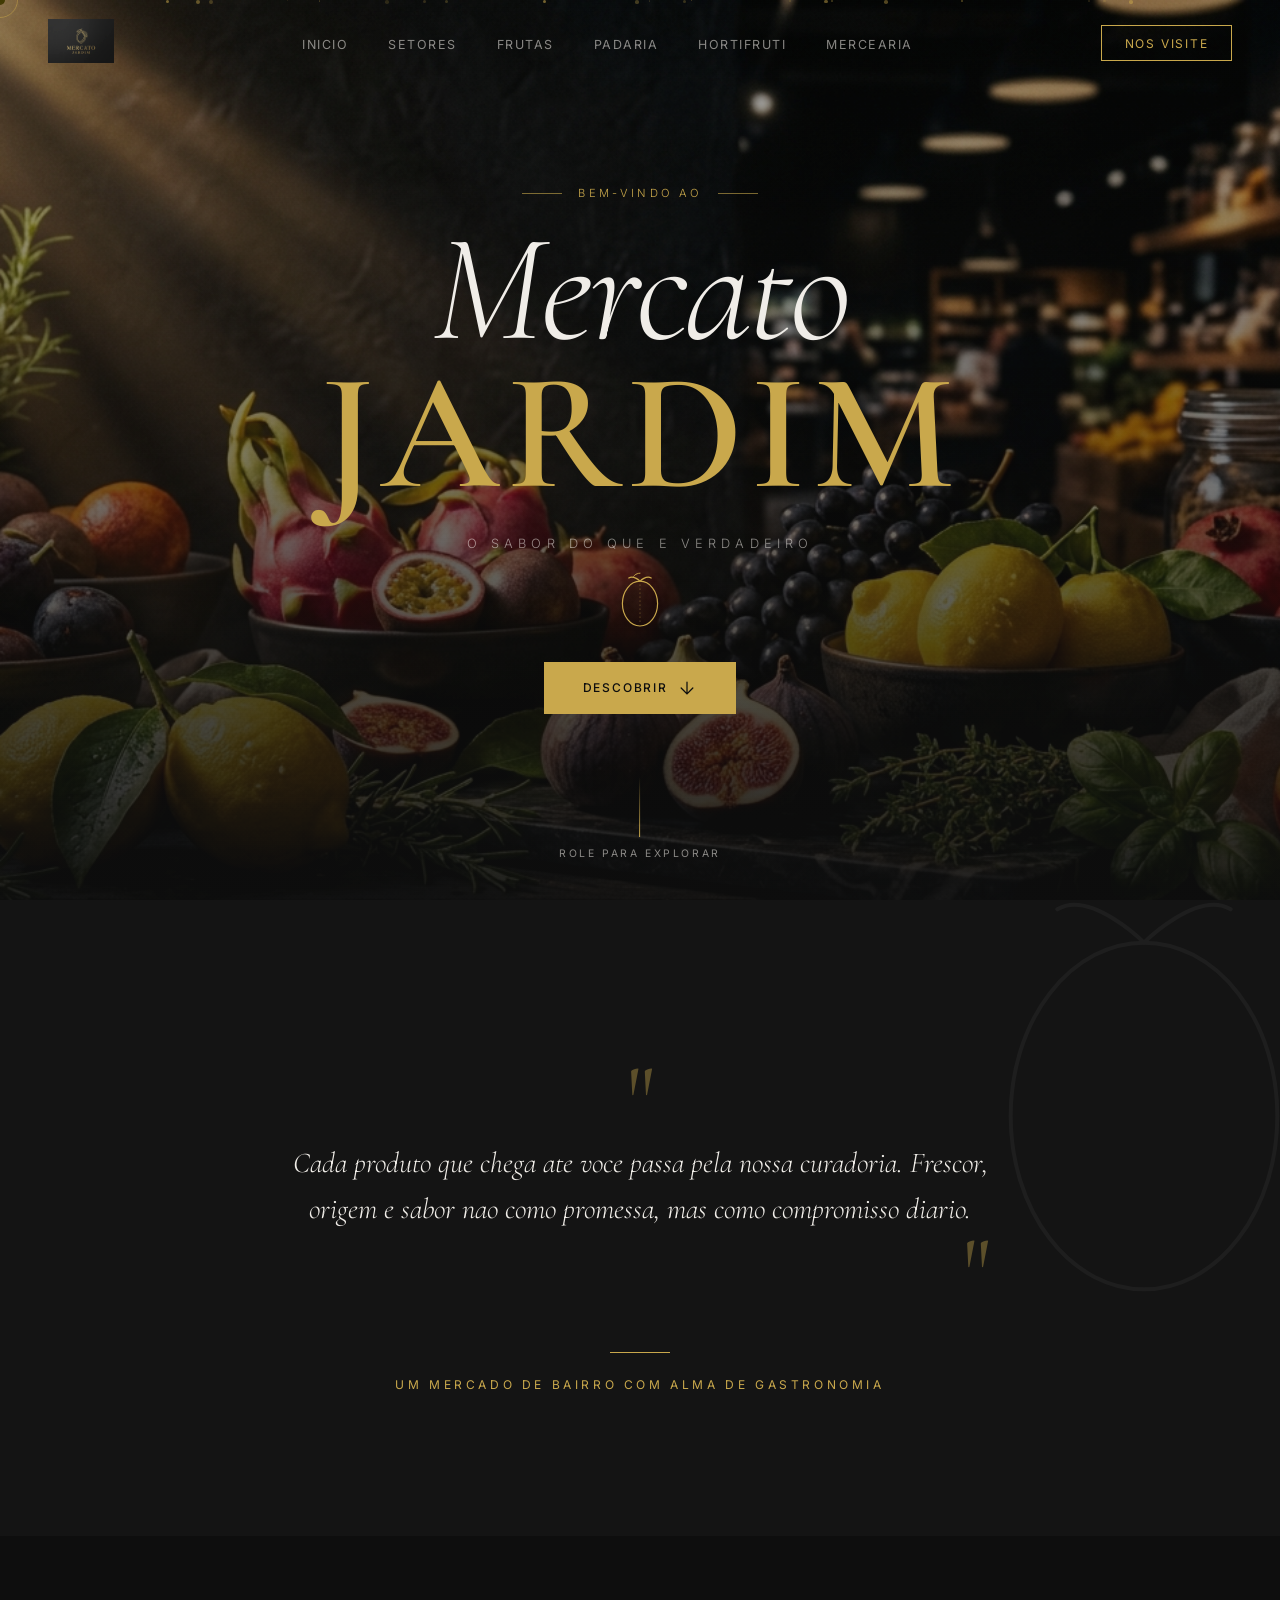
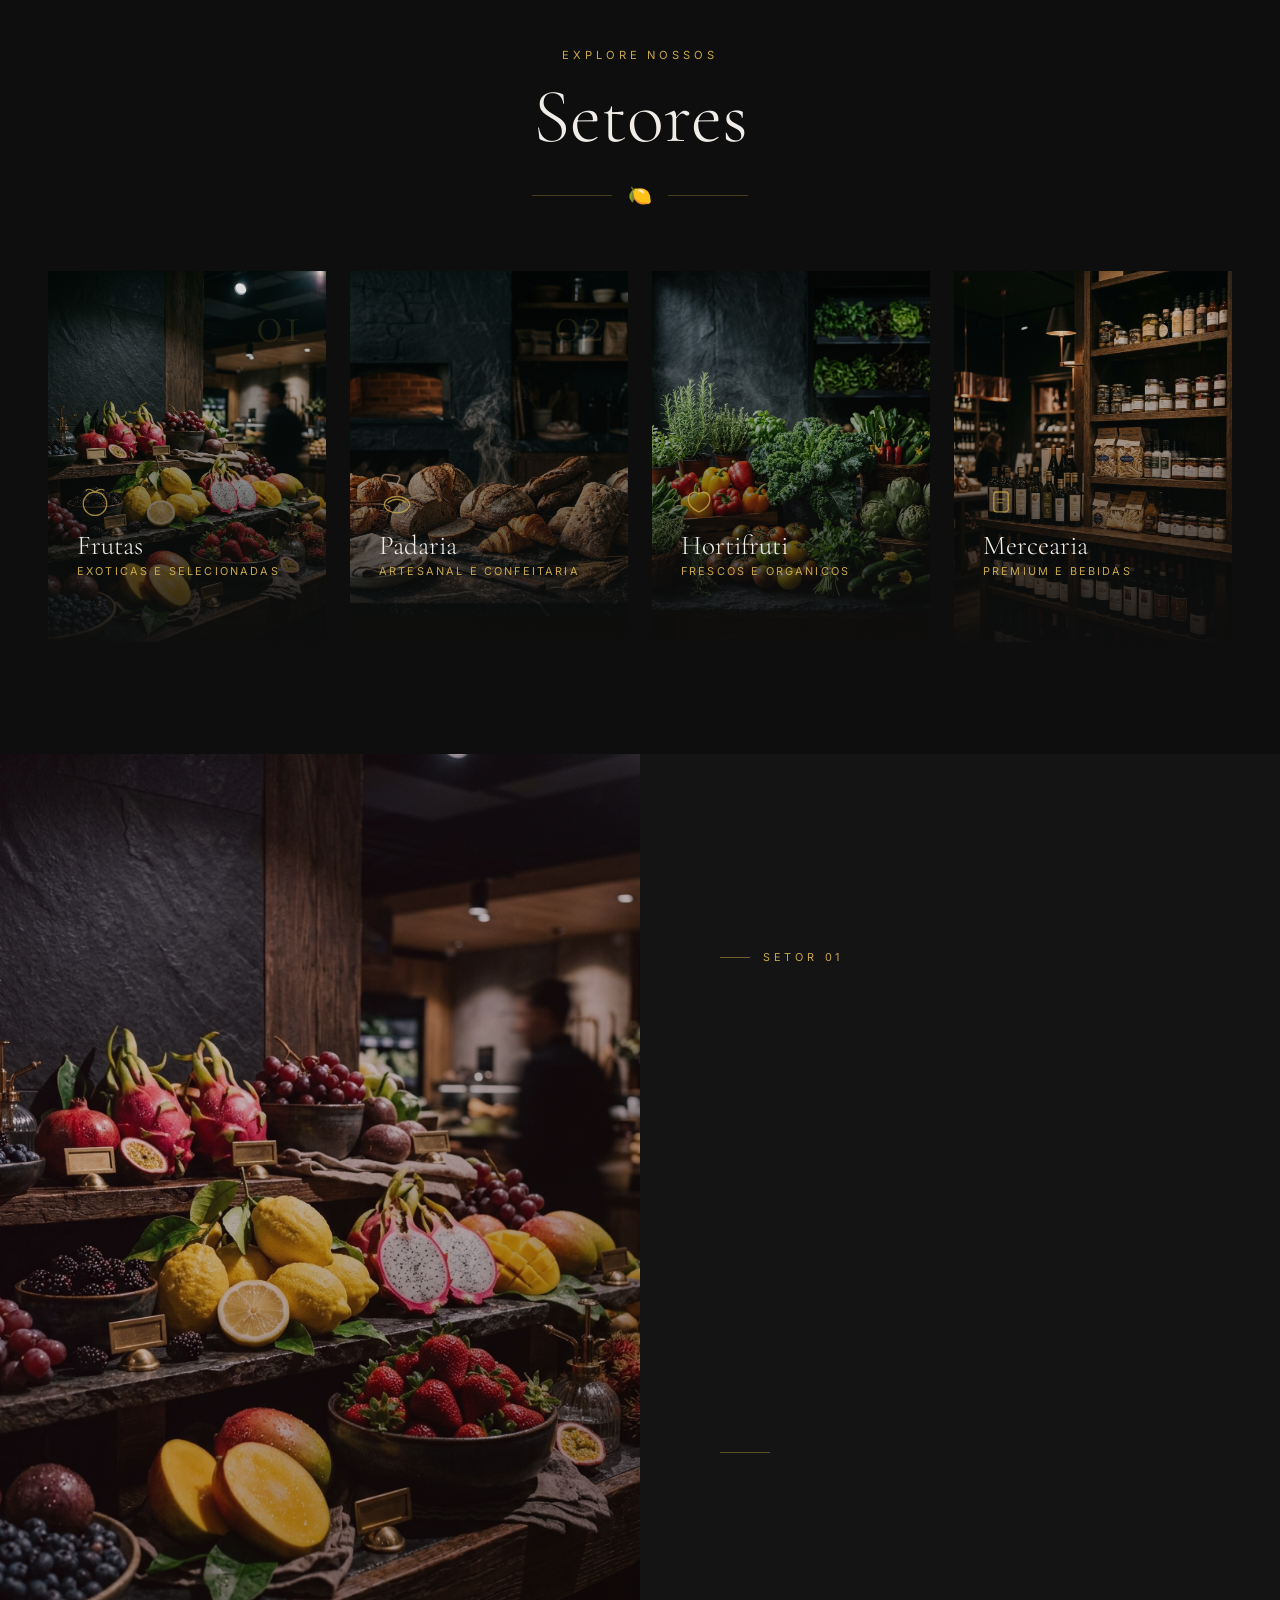
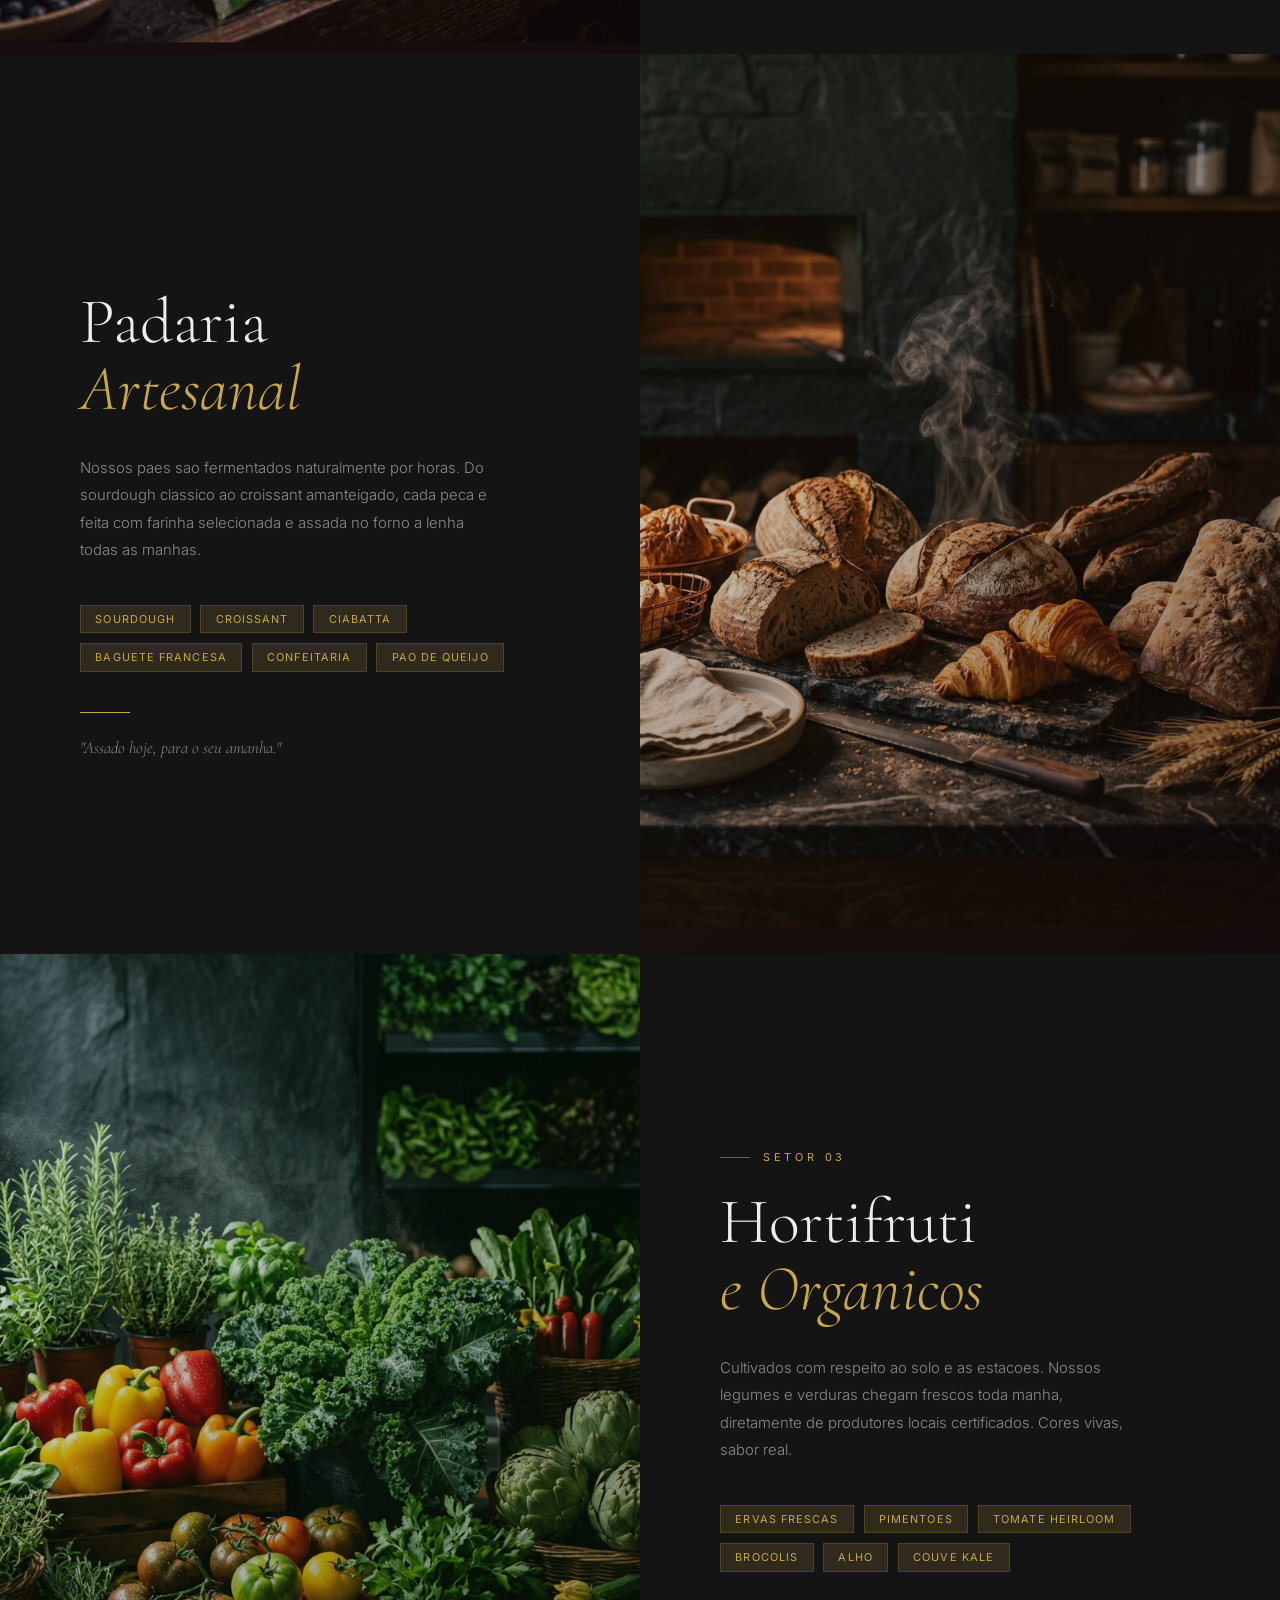
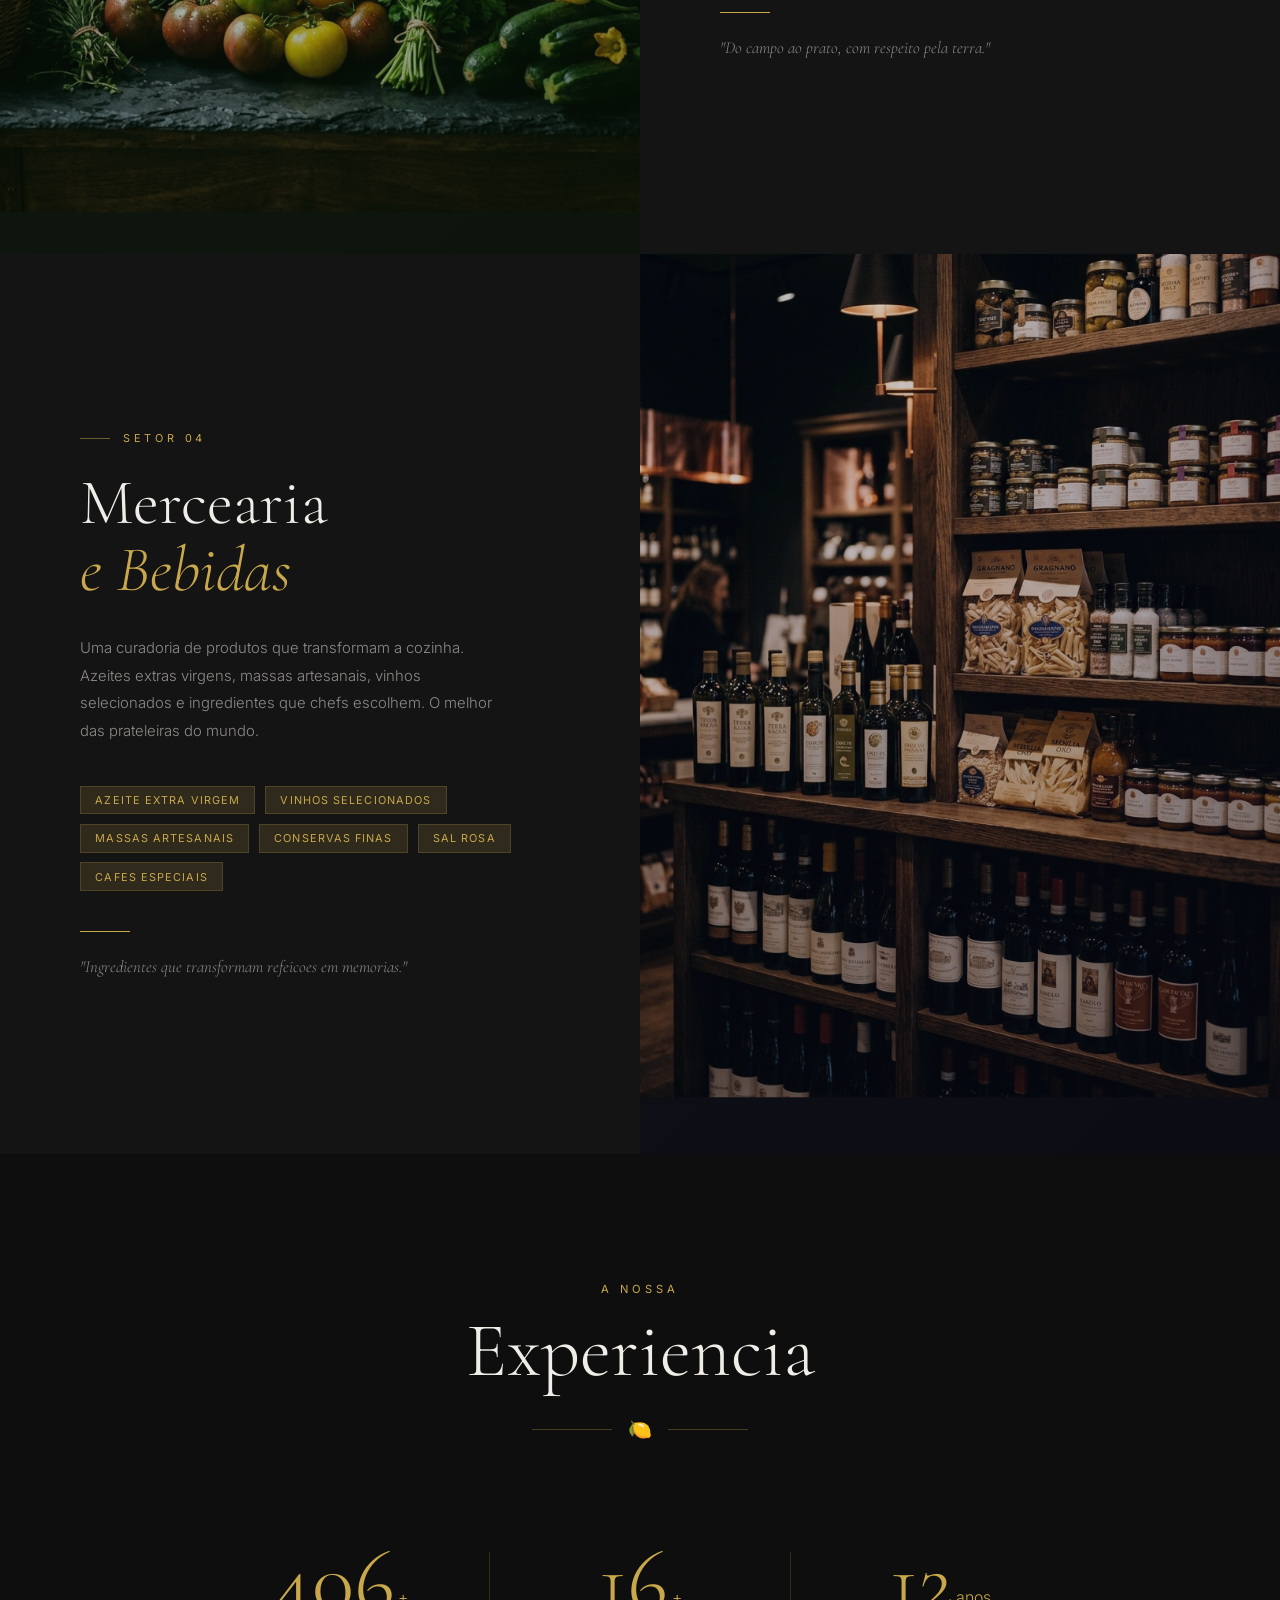
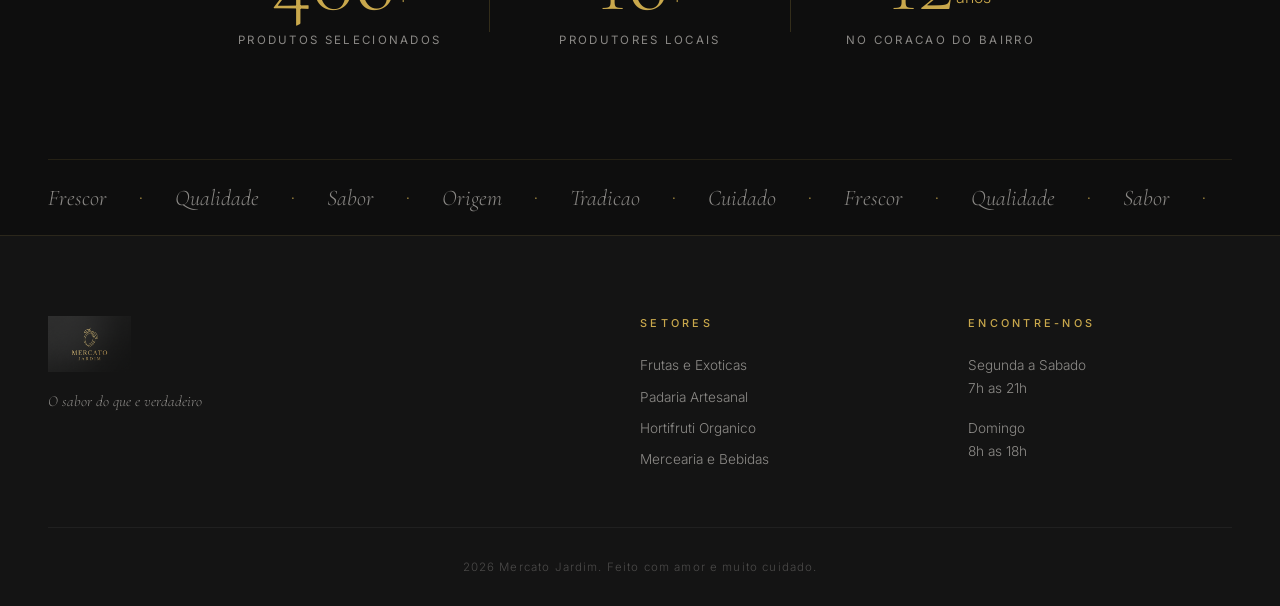
<file: index.html>
<!DOCTYPE html>
<html lang="pt-BR">
<head>
  <meta charset="UTF-8" />
  <meta name="viewport" content="width=device-width, initial-scale=1.0" />
  <title>Mercato Jardim - O Sabor do que e Verdadeiro</title>
  <meta name="description" content="Mercato Jardim um mercado premium de bairro. Frutas, padaria artesanal, hortifruti e mercearia selecionada com qualidade excepcional." />
  <link rel="preconnect" href="https://fonts.googleapis.com" />
  <link rel="preconnect" href="https://fonts.gstatic.com" crossorigin />
  <link href="https://fonts.googleapis.com/css2?family=Cormorant+Garamond:ital,wght@0,300;0,400;0,500;0,600;1,300;1,400&family=Inter:wght@300;400;500;600&display=swap" rel="stylesheet" />
  <link rel="stylesheet" href="style.css" />
</head>
<body>
  <div class="cursor" id="cursor"></div>
  <div class="cursor-follower" id="cursor-follower"></div>

  <!-- ── Teleport Transition Overlay ── -->
  <div class="teleport-overlay" id="teleport-overlay">
    <div class="teleport-bg" id="teleport-bg"></div>
    <div class="teleport-content">
      <div class="teleport-icon">
        <svg viewBox="0 0 80 80" fill="none" xmlns="http://www.w3.org/2000/svg">
          <ellipse cx="40" cy="42" rx="22" ry="28" stroke="#C9A84C" stroke-width="1.5"/>
          <path d="M40 14 C40 14 32 6 26 10" stroke="#C9A84C" stroke-width="1.5" stroke-linecap="round"/>
          <path d="M40 14 C40 14 48 6 54 10" stroke="#C9A84C" stroke-width="1.5" stroke-linecap="round"/>
        </svg>
      </div>
      <div class="teleport-label" id="teleport-label"></div>
      <div class="teleport-loader"><div class="teleport-loader-bar"></div></div>
    </div>
    <div class="teleport-particles" id="teleport-particles"></div>
  </div>

  <nav class="nav" id="nav">
    <div class="nav-logo"><img src="assets/logo.jpg" alt="Mercato Jardim" /></div>
    <ul class="nav-links">
      <li><a href="#hero">Inicio</a></li>
      <li><a href="#setores">Setores</a></li>
      <li><a href="#frutas">Frutas</a></li>
      <li><a href="#padaria">Padaria</a></li>
      <li><a href="#hortifruti">Hortifruti</a></li>
      <li><a href="#mercearia">Mercearia</a></li>
    </ul>
    <button class="nav-cta">Nos Visite</button>
    <div class="nav-hamburger" id="hamburger"><span></span><span></span><span></span></div>
  </nav>
  <div class="mobile-menu" id="mobile-menu">
    <ul>
      <li><a href="#hero" class="mobile-link">Inicio</a></li>
      <li><a href="#setores" class="mobile-link">Setores</a></li>
      <li><a href="#frutas" class="mobile-link">Frutas</a></li>
      <li><a href="#padaria" class="mobile-link">Padaria</a></li>
      <li><a href="#hortifruti" class="mobile-link">Hortifruti</a></li>
      <li><a href="#mercearia" class="mobile-link">Mercearia</a></li>
    </ul>
  </div>
  <section class="hero" id="hero">
    <div class="hero-bg">
      <img src="assets/hero.jpg" alt="Mercato Jardim" class="hero-bg-img" id="hero-parallax" />
      <div class="hero-overlay"></div>
    </div>
    <div class="particles" id="particles"></div>
    <div class="hero-content">
      <div class="hero-eyebrow reveal-up"><span class="eyebrow-line"></span><span>Bem-vindo ao</span><span class="eyebrow-line"></span></div>
      <h1 class="hero-title reveal-up delay-1"><span class="title-italic">Mercato</span><span class="title-serif">Jardim</span></h1>
      <p class="hero-sub reveal-up delay-2">O sabor do que e verdadeiro</p>
      <div class="hero-lemon reveal-up delay-3">
        <svg viewBox="0 0 80 80" fill="none" xmlns="http://www.w3.org/2000/svg">
          <ellipse cx="40" cy="42" rx="22" ry="28" stroke="#C9A84C" stroke-width="1.5"/>
          <path d="M40 14 C40 14 32 6 26 10" stroke="#C9A84C" stroke-width="1.5" stroke-linecap="round"/>
          <path d="M40 14 C40 14 48 6 54 10" stroke="#C9A84C" stroke-width="1.5" stroke-linecap="round"/>
          <path d="M32 8 C32 8 34 4 40 4" stroke="#C9A84C" stroke-width="1.2" stroke-linecap="round"/>
          <path d="M40 18 L40 66" stroke="#C9A84C" stroke-width="0.8" stroke-dasharray="2 3" opacity="0.5"/>
        </svg>
      </div>
      <a href="#setores" class="hero-cta reveal-up delay-4" id="hero-discover-btn"><span>Descobrir</span><svg width="20" height="20" viewBox="0 0 24 24" fill="none"><path d="M12 5v14M5 12l7 7 7-7" stroke="currentColor" stroke-width="1.5" stroke-linecap="round"/></svg></a>
    </div>
    <div class="hero-scroll-indicator"><div class="scroll-line"></div><span>Role para explorar</span></div>
  </section>
  <section class="manifesto" id="manifesto">
    <div class="manifesto-inner">
      <div class="manifesto-quote reveal-up">
        <span class="quote-mark">"</span>
        <p>Cada produto que chega ate voce passa pela nossa curadoria. Frescor, origem e sabor nao como promessa, mas como compromisso diario.</p>
        <span class="quote-mark closing">"</span>
      </div>
      <div class="manifesto-line reveal-up delay-1"></div>
      <p class="manifesto-sub reveal-up delay-2">Um mercado de bairro com alma de gastronomia</p>
    </div>
    <div class="manifesto-bg-lemon">
      <svg viewBox="0 0 300 380" fill="none" xmlns="http://www.w3.org/2000/svg" opacity="0.04">
        <ellipse cx="150" cy="210" rx="100" ry="130" stroke="white" stroke-width="3"/>
        <path d="M150 80 C150 80 110 40 85 55" stroke="white" stroke-width="3" stroke-linecap="round"/>
        <path d="M150 80 C150 80 190 40 215 55" stroke="white" stroke-width="3" stroke-linecap="round"/>
      </svg>
    </div>
  </section>
  <section class="setores" id="setores">
    <div class="setores-header">
      <p class="section-label reveal-up">Explore nossos</p>
      <h2 class="section-title reveal-up delay-1">Setores</h2>
      <div class="section-divider reveal-up delay-2"><span></span><div class="divider-lemon">&#127819;</div><span></span></div>
    </div>
    <div class="setores-grid">
      <a href="#frutas" class="setor-card reveal-card teleport-link" data-teleport-label="Frutas e Exoticas" data-teleport-img="assets/frutas.jpg" data-index="0">
        <div class="setor-card-img"><img src="assets/frutas.jpg" alt="Frutas" /><div class="setor-card-overlay"></div></div>
        <div class="setor-card-content">
          <div class="setor-icon"><svg viewBox="0 0 40 40" fill="none"><circle cx="20" cy="23" r="13" stroke="#C9A84C" stroke-width="1.5"/><path d="M20 10 C20 10 14 5 10 8" stroke="#C9A84C" stroke-width="1.5" stroke-linecap="round"/><path d="M20 10 C20 10 26 5 30 8" stroke="#C9A84C" stroke-width="1.5" stroke-linecap="round"/></svg></div>
          <h3>Frutas</h3><p>Exoticas e Selecionadas</p><div class="setor-arrow">&#8594;</div>
        </div>
        <div class="setor-number">01</div>
      </a>
      <a href="#padaria" class="setor-card reveal-card teleport-link" data-teleport-label="Padaria Artesanal" data-teleport-img="assets/padaria.jpg" data-index="1">
        <div class="setor-card-img"><img src="assets/padaria.jpg" alt="Padaria" /><div class="setor-card-overlay"></div></div>
        <div class="setor-card-content">
          <div class="setor-icon"><svg viewBox="0 0 40 40" fill="none"><ellipse cx="20" cy="24" rx="14" ry="9" stroke="#C9A84C" stroke-width="1.5"/><path d="M10 22 Q20 14 30 22" stroke="#C9A84C" stroke-width="1.5" stroke-linecap="round"/></svg></div>
          <h3>Padaria</h3><p>Artesanal e Confeitaria</p><div class="setor-arrow">&#8594;</div>
        </div>
        <div class="setor-number">02</div>
      </a>
      <a href="#hortifruti" class="setor-card reveal-card teleport-link" data-teleport-label="Hortifruti Organico" data-teleport-img="assets/hortifruti.jpg" data-index="2">
        <div class="setor-card-img"><img src="assets/hortifruti.jpg" alt="Hortifruti" /><div class="setor-card-overlay"></div></div>
        <div class="setor-card-content">
          <div class="setor-icon"><svg viewBox="0 0 40 40" fill="none"><path d="M20 32 C20 32 8 28 8 18 C8 12 14 8 20 12 C26 8 32 12 32 18 C32 28 20 32 20 32Z" stroke="#C9A84C" stroke-width="1.5"/><path d="M20 12 L20 6" stroke="#C9A84C" stroke-width="1.5" stroke-linecap="round"/></svg></div>
          <h3>Hortifruti</h3><p>Frescos e Organicos</p><div class="setor-arrow">&#8594;</div>
        </div>
        <div class="setor-number">03</div>
      </a>
      <a href="#mercearia" class="setor-card reveal-card teleport-link" data-teleport-label="Mercearia Premium" data-teleport-img="assets/mercearia.jpg" data-index="3">
        <div class="setor-card-img"><img src="assets/mercearia.jpg" alt="Mercearia" /><div class="setor-card-overlay"></div></div>
        <div class="setor-card-content">
          <div class="setor-icon"><svg viewBox="0 0 40 40" fill="none"><rect x="12" y="10" width="16" height="22" rx="3" stroke="#C9A84C" stroke-width="1.5"/><path d="M16 18 L24 18" stroke="#C9A84C" stroke-width="1" stroke-linecap="round"/><path d="M16 22 L22 22" stroke="#C9A84C" stroke-width="1" stroke-linecap="round"/></svg></div>
          <h3>Mercearia</h3><p>Premium e Bebidas</p><div class="setor-arrow">&#8594;</div>
        </div>
        <div class="setor-number">04</div>
      </a>
    </div>
  </section>
  <section class="setor-showcase" id="frutas">
    <div class="showcase-sticky">
      <div class="showcase-img-wrap" id="frutas-img-wrap">
        <img src="assets/frutas.jpg" alt="Frutas" class="showcase-img showcase-img-base" />
        <img src="assets/limao-siciliano.jpg" alt="Limao Siciliano" class="showcase-img showcase-img-hover" data-fruit="limao" />
        <img src="assets/pitaya.jpg" alt="Pitaya" class="showcase-img showcase-img-hover" data-fruit="pitaya" />
        <img src="assets/manga.jpg" alt="Manga" class="showcase-img showcase-img-hover" data-fruit="manga" />
        <img src="assets/uvas.jpg" alt="Uvas Importadas" class="showcase-img showcase-img-hover" data-fruit="uvas" />
        <img src="assets/morango.jpg" alt="Morango Selecionado" class="showcase-img showcase-img-hover" data-fruit="morango" />
        <img src="assets/figos.jpg" alt="Figos" class="showcase-img showcase-img-hover" data-fruit="figos" />
        <div class="showcase-color-overlay" style="background:linear-gradient(135deg,rgba(139,26,74,0.13),rgba(26,10,10,0.53))"></div>
      </div>
    </div>
    <div class="showcase-content">
      <div class="showcase-label reveal-up">Setor 01</div>
      <h2 class="showcase-title reveal-up delay-1">Frutas<br/><em>e Exoticas</em></h2>
      <p class="showcase-desc reveal-up delay-2">Da pitaya ao limao siciliano, nossa selecao percorre o mundo para trazer ate voce as frutas mais vibrantes e frescas. Colhidas no ponto certo, chegam diretamente as nossas prateleiras.</p>
      <div class="showcase-tags reveal-up delay-3" id="frutas-tags">
        <span class="tag tag-interactive" data-fruit="limao">Limao Siciliano</span><span class="tag tag-interactive" data-fruit="pitaya">Pitaya</span><span class="tag tag-interactive" data-fruit="manga">Manga</span><span class="tag tag-interactive" data-fruit="uvas">Uvas Importadas</span><span class="tag tag-interactive" data-fruit="morango">Morango Selecionado</span><span class="tag tag-interactive" data-fruit="figos">Figos</span>
      </div>
      <div class="showcase-accent-line reveal-up delay-4"></div>
      <p class="showcase-motto reveal-up delay-4">"Da natureza para a sua mesa, sem intermediarios."</p>
    </div>
  </section>
  <section class="setor-showcase alt" id="padaria">
    <div class="showcase-sticky">
      <div class="showcase-img-wrap" id="padaria-img-wrap">
        <img src="assets/padaria.jpg" alt="Padaria" class="showcase-img showcase-img-base" />
        <img src="assets/sourdough.jpg" alt="Sourdough" class="showcase-img showcase-img-hover" data-fruit="sourdough" />
        <img src="assets/croissant.jpg" alt="Croissant" class="showcase-img showcase-img-hover" data-fruit="croissant" />
        <img src="assets/ciabatta.jpg" alt="Ciabatta" class="showcase-img showcase-img-hover" data-fruit="ciabatta" />
        <img src="assets/baguete.jpg" alt="Baguete Francesa" class="showcase-img showcase-img-hover" data-fruit="baguete" />
        <img src="assets/confeitaria.jpg" alt="Confeitaria" class="showcase-img showcase-img-hover" data-fruit="confeitaria" />
        <img src="assets/pao_de_queijo.jpg" alt="Pao de Queijo" class="showcase-img showcase-img-hover" data-fruit="paoqueijo" />
        <div class="showcase-color-overlay" style="background:linear-gradient(135deg,rgba(122,74,26,0.13),rgba(26,10,10,0.53))"></div>
      </div>
    </div>
    <div class="showcase-content">
      <div class="showcase-label reveal-up">Setor 02</div>
      <h2 class="showcase-title reveal-up delay-1">Padaria<br/><em>Artesanal</em></h2>
      <p class="showcase-desc reveal-up delay-2">Nossos paes sao fermentados naturalmente por horas. Do sourdough classico ao croissant amanteigado, cada peca e feita com farinha selecionada e assada no forno a lenha todas as manhas.</p>
      <div class="showcase-tags reveal-up delay-3" id="padaria-tags">
        <span class="tag tag-interactive" data-fruit="sourdough">Sourdough</span><span class="tag tag-interactive" data-fruit="croissant">Croissant</span><span class="tag tag-interactive" data-fruit="ciabatta">Ciabatta</span><span class="tag tag-interactive" data-fruit="baguete">Baguete Francesa</span><span class="tag tag-interactive" data-fruit="confeitaria">Confeitaria</span><span class="tag tag-interactive" data-fruit="paoqueijo">Pao de Queijo</span>
      </div>
      <div class="showcase-accent-line reveal-up delay-4"></div>
      <p class="showcase-motto reveal-up delay-4">"Assado hoje, para o seu amanha."</p>
    </div>
  </section>
  <section class="setor-showcase" id="hortifruti">
    <div class="showcase-sticky">
      <div class="showcase-img-wrap" id="hortifruti-img-wrap">
        <img src="assets/hortifruti.jpg" alt="Hortifruti" class="showcase-img showcase-img-base" />
        <img src="assets/ervas-frescas.jpg" alt="Ervas Frescas" class="showcase-img showcase-img-hover" data-fruit="ervas" />
        <img src="assets/pimentoes.jpg" alt="Pimentoes" class="showcase-img showcase-img-hover" data-fruit="pimentoes" />
        <img src="assets/tomate-heirloom.jpg" alt="Tomate Heirloom" class="showcase-img showcase-img-hover" data-fruit="tomate" />
        <img src="assets/brocolis.jpg" alt="Brocolis" class="showcase-img showcase-img-hover" data-fruit="brocolis" />
        <img src="assets/alho.jpg" alt="Alho" class="showcase-img showcase-img-hover" data-fruit="alho" />
        <img src="assets/couve-kale.jpg" alt="Couve Kale" class="showcase-img showcase-img-hover" data-fruit="kale" />
        <div class="showcase-color-overlay" style="background:linear-gradient(135deg,rgba(26,74,42,0.13),rgba(10,26,10,0.53))"></div>
      </div>
    </div>
    <div class="showcase-content">
      <div class="showcase-label reveal-up">Setor 03</div>
      <h2 class="showcase-title reveal-up delay-1">Hortifruti<br/><em>e Organicos</em></h2>
      <p class="showcase-desc reveal-up delay-2">Cultivados com respeito ao solo e as estacoes. Nossos legumes e verduras chegam frescos toda manha, diretamente de produtores locais certificados. Cores vivas, sabor real.</p>
      <div class="showcase-tags reveal-up delay-3" id="hortifruti-tags">
        <span class="tag tag-interactive" data-fruit="ervas">Ervas Frescas</span><span class="tag tag-interactive" data-fruit="pimentoes">Pimentoes</span><span class="tag tag-interactive" data-fruit="tomate">Tomate Heirloom</span><span class="tag tag-interactive" data-fruit="brocolis">Brocolis</span><span class="tag tag-interactive" data-fruit="alho">Alho</span><span class="tag tag-interactive" data-fruit="kale">Couve Kale</span>
      </div>
      <div class="showcase-accent-line reveal-up delay-4"></div>
      <p class="showcase-motto reveal-up delay-4">"Do campo ao prato, com respeito pela terra."</p>
    </div>
  </section>
  <section class="setor-showcase alt" id="mercearia">
    <div class="showcase-sticky">
      <div class="showcase-img-wrap" id="mercearia-img-wrap">
        <img src="assets/mercearia.jpg" alt="Mercearia" class="showcase-img showcase-img-base" />
        <img src="assets/azeite.jpg" alt="Azeite Extra Virgem" class="showcase-img showcase-img-hover" data-fruit="azeite" />
        <img src="assets/vinhos.jpg" alt="Vinhos Selecionados" class="showcase-img showcase-img-hover" data-fruit="vinhos" />
        <img src="assets/massas.jpg" alt="Massas Artesanais" class="showcase-img showcase-img-hover" data-fruit="massas" />
        <img src="assets/conservas.jpg" alt="Conservas Finas" class="showcase-img showcase-img-hover" data-fruit="conservas" />
        <img src="assets/sal-rosa.jpg" alt="Sal Rosa" class="showcase-img showcase-img-hover" data-fruit="sal" />
        <img src="assets/cafes.jpg" alt="Cafes Especiais" class="showcase-img showcase-img-hover" data-fruit="cafes" />
        <div class="showcase-color-overlay" style="background:linear-gradient(135deg,rgba(26,26,74,0.13),rgba(10,10,26,0.53))"></div>
      </div>
    </div>
    <div class="showcase-content">
      <div class="showcase-label reveal-up">Setor 04</div>
      <h2 class="showcase-title reveal-up delay-1">Mercearia<br/><em>e Bebidas</em></h2>
      <p class="showcase-desc reveal-up delay-2">Uma curadoria de produtos que transformam a cozinha. Azeites extras virgens, massas artesanais, vinhos selecionados e ingredientes que chefs escolhem. O melhor das prateleiras do mundo.</p>
      <div class="showcase-tags reveal-up delay-3" id="mercearia-tags">
        <span class="tag tag-interactive" data-fruit="azeite">Azeite Extra Virgem</span><span class="tag tag-interactive" data-fruit="vinhos">Vinhos Selecionados</span><span class="tag tag-interactive" data-fruit="massas">Massas Artesanais</span><span class="tag tag-interactive" data-fruit="conservas">Conservas Finas</span><span class="tag tag-interactive" data-fruit="sal">Sal Rosa</span><span class="tag tag-interactive" data-fruit="cafes">Cafes Especiais</span>
      </div>
      <div class="showcase-accent-line reveal-up delay-4"></div>
      <p class="showcase-motto reveal-up delay-4">"Ingredientes que transformam refeicoes em memorias."</p>
    </div>
  </section>
  <section class="experience" id="experience">
    <div class="experience-inner">
      <p class="section-label reveal-up">A nossa</p>
      <h2 class="section-title reveal-up delay-1">Experiencia</h2>
      <div class="section-divider reveal-up delay-2"><span></span><div class="divider-lemon">&#127819;</div><span></span></div>
      <div class="experience-stats">
        <div class="stat reveal-up delay-1"><span class="stat-num" data-target="500">0</span><span class="stat-plus">+</span><p>Produtos Selecionados</p></div>
        <div class="stat-divider"></div>
        <div class="stat reveal-up delay-2"><span class="stat-num" data-target="20">0</span><span class="stat-plus">+</span><p>Produtores Locais</p></div>
        <div class="stat-divider"></div>
        <div class="stat reveal-up delay-3"><span class="stat-num" data-target="15">0</span><span class="stat-plus">anos</span><p>No coracao do bairro</p></div>
      </div>
    </div>
    <div class="experience-marquee">
      <div class="marquee-track">
        <span>Frescor</span><span class="dot">&#183;</span><span>Qualidade</span><span class="dot">&#183;</span><span>Sabor</span><span class="dot">&#183;</span><span>Origem</span><span class="dot">&#183;</span><span>Tradicao</span><span class="dot">&#183;</span><span>Cuidado</span><span class="dot">&#183;</span><span>Frescor</span><span class="dot">&#183;</span><span>Qualidade</span><span class="dot">&#183;</span><span>Sabor</span><span class="dot">&#183;</span><span>Origem</span><span class="dot">&#183;</span><span>Tradicao</span><span class="dot">&#183;</span><span>Cuidado</span><span class="dot">&#183;</span>
      </div>
    </div>
  </section>
  <footer class="footer" id="footer">
    <div class="footer-inner">
      <div class="footer-brand"><img src="assets/logo.jpg" alt="Mercato Jardim" class="footer-logo" /><p class="footer-tagline">O sabor do que e verdadeiro</p></div>
      <div class="footer-links"><h4>Setores</h4><ul><li><a href="#frutas">Frutas e Exoticas</a></li><li><a href="#padaria">Padaria Artesanal</a></li><li><a href="#hortifruti">Hortifruti Organico</a></li><li><a href="#mercearia">Mercearia e Bebidas</a></li></ul></div>
      <div class="footer-contact"><h4>Encontre-nos</h4><p>Segunda a Sabado<br/>7h as 21h</p><p>Domingo<br/>8h as 18h</p></div>
    </div>
    <div class="footer-bottom"><p>2026 Mercato Jardim. Feito com amor e muito cuidado.</p></div>
  </footer>
  <script src="main.js"></script>
</body>
</html>
</file>
<file: style.css>
/* ============================================
   MERCATO JARDIM — Premium CSS
   ============================================ */

*, *::before, *::after { box-sizing: border-box; margin: 0; padding: 0; }

:root {
  --gold: #C9A84C;
  --gold-light: #e0c068;
  --gold-dim: rgba(201, 168, 76, 0.15);
  --bg: #0e0e0e;
  --bg-2: #141414;
  --bg-3: #1a1a1a;
  --text: #f0ede8;
  --text-dim: rgba(240, 237, 232, 0.55);
  --serif: 'Cormorant Garamond', Georgia, serif;
  --sans: 'Inter', system-ui, sans-serif;
  --transition: cubic-bezier(0.25, 0.46, 0.45, 0.94);
  --bounce: cubic-bezier(0.34, 1.56, 0.64, 1);
}

html { scroll-behavior: smooth; font-size: 16px; }

body {
  background: var(--bg);
  color: var(--text);
  font-family: var(--sans);
  overflow-x: hidden;
  cursor: none;
}

/* ── SCROLLBAR ── */
::-webkit-scrollbar { width: 4px; }
::-webkit-scrollbar-track { background: var(--bg); }
::-webkit-scrollbar-thumb { background: var(--gold); border-radius: 2px; }

/* ── CUSTOM CURSOR ── */
.cursor {
  width: 10px; height: 10px;
  background: var(--gold);
  border-radius: 50%;
  position: fixed; top: 0; left: 0;
  pointer-events: none; z-index: 9999;
  transform: translate(-50%, -50%);
  transition: width 0.2s, height 0.2s, background 0.2s;
  mix-blend-mode: difference;
}
.cursor-follower {
  width: 36px; height: 36px;
  border: 1px solid rgba(201,168,76,0.5);
  border-radius: 50%;
  position: fixed; top: 0; left: 0;
  pointer-events: none; z-index: 9998;
  transform: translate(-50%, -50%);
  transition: all 0.12s var(--transition);
}
body:has(a:hover) .cursor { width: 20px; height: 20px; }
body:has(a:hover) .cursor-follower { width: 56px; height: 56px; border-color: var(--gold); }

/* ── NAV ── */
.nav {
  position: fixed; top: 0; left: 0; right: 0; z-index: 1000;
  display: flex; align-items: center; justify-content: space-between;
  padding: 1.2rem 3rem;
  transition: background 0.4s, backdrop-filter 0.4s, padding 0.3s;
}
.nav.scrolled {
  background: rgba(14,14,14,0.92);
  backdrop-filter: blur(20px);
  padding: 0.8rem 3rem;
  border-bottom: 1px solid rgba(201,168,76,0.12);
}
.nav-logo img {
  height: 44px; width: auto;
  object-fit: contain;
  filter: brightness(1.1);
}
.nav-links { display: flex; gap: 2.5rem; list-style: none; }
.nav-links a {
  font-family: var(--sans); font-size: 0.78rem; font-weight: 400;
  letter-spacing: 0.12em; text-transform: uppercase;
  color: var(--text-dim); text-decoration: none;
  position: relative; transition: color 0.3s;
}
.nav-links a::after {
  content: ''; position: absolute; bottom: -4px; left: 0;
  width: 0; height: 1px; background: var(--gold);
  transition: width 0.3s var(--transition);
}
.nav-links a:hover { color: var(--gold); }
.nav-links a:hover::after { width: 100%; }
.nav-cta {
  background: transparent; border: 1px solid var(--gold);
  color: var(--gold); font-family: var(--sans); font-size: 0.75rem;
  letter-spacing: 0.15em; text-transform: uppercase;
  padding: 0.6rem 1.4rem; cursor: none;
  transition: background 0.3s, color 0.3s;
}
.nav-cta:hover { background: var(--gold); color: var(--bg); }
.nav-hamburger { display: none; flex-direction: column; gap: 5px; cursor: none; }
.nav-hamburger span { display: block; width: 24px; height: 1px; background: var(--text); transition: all 0.3s; }

/* ── MOBILE MENU ── */
.mobile-menu {
  position: fixed; inset: 0; z-index: 999;
  background: var(--bg);
  display: flex; align-items: center; justify-content: center;
  opacity: 0; pointer-events: none;
  transition: opacity 0.4s;
}
.mobile-menu.open { opacity: 1; pointer-events: all; }
.mobile-menu ul { list-style: none; text-align: center; }
.mobile-menu ul li { margin: 1.5rem 0; }
.mobile-link {
  font-family: var(--serif); font-size: 2.5rem; font-weight: 300;
  color: var(--text); text-decoration: none;
  transition: color 0.3s;
}
.mobile-link:hover { color: var(--gold); }

/* ── REVEAL ANIMATIONS ── */
.reveal-up {
  opacity: 0;
  transform: translateY(40px);
  transition: opacity 0.9s var(--transition), transform 0.9s var(--transition);
}
.reveal-up.visible { opacity: 1; transform: translateY(0); }
.reveal-card {
  opacity: 0; transform: translateY(50px) scale(0.96);
  transition: opacity 0.8s var(--transition), transform 0.8s var(--transition);
}
.reveal-card.visible { opacity: 1; transform: translateY(0) scale(1); }
.delay-1 { transition-delay: 0.15s !important; }
.delay-2 { transition-delay: 0.3s !important; }
.delay-3 { transition-delay: 0.45s !important; }
.delay-4 { transition-delay: 0.6s !important; }

/* ══════════════════════════════════════
   HERO
══════════════════════════════════════ */
.hero {
  position: relative; height: 100vh; min-height: 700px;
  display: flex; align-items: center; justify-content: center;
  overflow: hidden;
}
.hero-bg {
  position: absolute; inset: 0; z-index: 0;
}
.hero-bg-img {
  width: 100%; height: 115%;
  object-fit: cover; object-position: center;
  transform: translateY(0);
  will-change: transform;
}
.hero-overlay {
  position: absolute; inset: 0;
  background: linear-gradient(
    to bottom,
    rgba(14,14,14,0.3) 0%,
    rgba(14,14,14,0.55) 50%,
    rgba(14,14,14,0.92) 100%
  );
}

/* Particles */
.particles { position: absolute; inset: 0; z-index: 1; pointer-events: none; overflow: hidden; }
.particle {
  position: absolute; border-radius: 50%;
  background: var(--gold);
  animation: float-particle linear infinite;
  opacity: 0;
}
@keyframes float-particle {
  0% { transform: translateY(100vh) rotate(0deg); opacity: 0; }
  10% { opacity: 0.6; }
  90% { opacity: 0.2; }
  100% { transform: translateY(-20px) rotate(720deg); opacity: 0; }
}

.hero-content {
  position: relative; z-index: 2;
  text-align: center; padding: 0 2rem;
  display: flex; flex-direction: column; align-items: center; gap: 1.2rem;
}
.hero-eyebrow {
  display: flex; align-items: center; gap: 1rem;
  font-family: var(--sans); font-size: 0.7rem; font-weight: 300;
  letter-spacing: 0.3em; text-transform: uppercase; color: var(--gold);
}
.eyebrow-line {
  display: block; width: 40px; height: 1px; background: var(--gold); opacity: 0.6;
}
.hero-title {
  display: flex; flex-direction: column;
  line-height: 0.9;
  gap: 0.1rem;
}
.title-italic {
  font-family: var(--serif); font-size: clamp(4.5rem, 12vw, 10rem);
  font-weight: 300; font-style: italic; color: var(--text);
  letter-spacing: -0.02em;
}
.title-serif {
  font-family: var(--serif); font-size: clamp(5rem, 13vw, 11rem);
  font-weight: 600; color: var(--gold);
  letter-spacing: 0.04em; text-transform: uppercase;
}
.hero-sub {
  font-family: var(--sans); font-size: 0.8rem; font-weight: 300;
  letter-spacing: 0.4em; text-transform: uppercase;
  color: var(--text-dim); margin-top: 0.5rem;
}
.hero-lemon {
  width: 64px; height: 64px; opacity: 0.7;
  animation: spin-slow 20s linear infinite;
}
@keyframes spin-slow { from { transform: rotate(0deg); } to { transform: rotate(360deg); } }

.hero-cta {
  display: inline-flex; align-items: center; gap: 0.6rem;
  background: var(--gold); color: var(--bg);
  font-family: var(--sans); font-size: 0.75rem; font-weight: 500;
  letter-spacing: 0.15em; text-transform: uppercase; text-decoration: none;
  padding: 1rem 2.4rem; margin-top: 0.5rem;
  transition: transform 0.3s var(--bounce), box-shadow 0.3s;
}
.hero-cta:hover {
  transform: translateY(-3px) scale(1.02);
  box-shadow: 0 16px 48px rgba(201,168,76,0.35);
}
.hero-cta svg { transition: transform 0.3s; }
.hero-cta:hover svg { transform: translateY(3px); }

.hero-scroll-indicator {
  position: absolute; bottom: 2.5rem; left: 50%;
  transform: translateX(-50%);
  display: flex; flex-direction: column; align-items: center; gap: 0.6rem;
  z-index: 2;
}
.scroll-line {
  width: 1px; height: 60px;
  background: linear-gradient(to bottom, transparent, var(--gold));
  animation: scroll-pulse 2s ease-in-out infinite;
}
@keyframes scroll-pulse {
  0%, 100% { transform: scaleY(1); opacity: 1; }
  50% { transform: scaleY(0.5); opacity: 0.4; }
}
.hero-scroll-indicator span {
  font-size: 0.65rem; letter-spacing: 0.25em; text-transform: uppercase;
  color: var(--text-dim);
}

/* ══════════════════════════════════════
   MANIFESTO
══════════════════════════════════════ */
.manifesto {
  position: relative; padding: 9rem 2rem;
  background: var(--bg-2);
  overflow: hidden;
}
.manifesto-inner {
  max-width: 700px; margin: 0 auto; text-align: center;
  position: relative; z-index: 2;
}
.manifesto-quote {
  position: relative; padding: 2rem 0;
  display: flex; flex-direction: column; align-items: center; gap: 1rem;
}
.quote-mark {
  font-family: var(--serif); font-size: 6rem; line-height: 0.5;
  color: var(--gold); opacity: 0.4;
}
.quote-mark.closing { align-self: flex-end; }
.manifesto-quote p {
  font-family: var(--serif); font-size: clamp(1.3rem, 3vw, 1.8rem);
  font-weight: 300; font-style: italic; line-height: 1.6;
  color: var(--text);
}
.manifesto-line {
  width: 60px; height: 1px; background: var(--gold); margin: 1.5rem auto; opacity: 0.5;
}
.manifesto-sub {
  font-family: var(--sans); font-size: 0.75rem; font-weight: 400;
  letter-spacing: 0.3em; text-transform: uppercase; color: var(--gold);
}
.manifesto-bg-lemon {
  position: absolute; right: -4rem; top: -4rem;
  width: 400px; height: 500px;
  pointer-events: none; z-index: 1;
}

/* ══════════════════════════════════════
   SETORES GRID
══════════════════════════════════════ */
.setores { padding: 7rem 3rem; background: var(--bg); }
.setores-header { text-align: center; margin-bottom: 4rem; }
.section-label {
  font-family: var(--sans); font-size: 0.7rem; font-weight: 400;
  letter-spacing: 0.35em; text-transform: uppercase; color: var(--gold);
  display: block; margin-bottom: 0.8rem;
}
.section-title {
  font-family: var(--serif); font-size: clamp(2.5rem, 6vw, 5rem);
  font-weight: 300; color: var(--text); line-height: 1.1;
}
.section-divider {
  display: flex; align-items: center; justify-content: center; gap: 1rem;
  margin-top: 1.5rem;
}
.section-divider span { flex: 1; max-width: 80px; height: 1px; background: rgba(201,168,76,0.3); }
.divider-lemon { font-size: 1.2rem; }

.setores-grid {
  display: grid;
  grid-template-columns: repeat(4, 1fr);
  gap: 1.5rem; max-width: 1400px; margin: 0 auto;
}

.setor-card {
  position: relative; border-radius: 0;
  overflow: hidden; text-decoration: none;
  aspect-ratio: 3/4;
  background: var(--bg-3);
  transition: transform 0.5s var(--transition);
}
.setor-card:hover { transform: translateY(-8px); }
.setor-card-img {
  position: absolute; inset: 0;
}
.setor-card-img img {
  width: 100%; height: 100%; object-fit: cover;
  transition: transform 0.8s var(--transition);
}
.setor-card:hover .setor-card-img img { transform: scale(1.08); }
.setor-card-overlay {
  position: absolute; inset: 0;
  background: linear-gradient(
    to top,
    rgba(14,14,14,0.92) 0%,
    rgba(14,14,14,0.4) 50%,
    rgba(14,14,14,0.1) 100%
  );
  transition: background 0.4s;
}
.setor-card:hover .setor-card-overlay {
  background: linear-gradient(
    to top,
    rgba(14,14,14,0.95) 0%,
    rgba(14,14,14,0.6) 60%,
    rgba(14,14,14,0.2) 100%
  );
}
.setor-card-content {
  position: absolute; bottom: 0; left: 0; right: 0;
  padding: 2rem 1.8rem;
  transform: translateY(8px); transition: transform 0.4s var(--transition);
}
.setor-card:hover .setor-card-content { transform: translateY(0); }
.setor-icon { width: 36px; height: 36px; margin-bottom: 0.8rem; opacity: 0.8; }
.setor-card-content h3 {
  font-family: var(--serif); font-size: 1.7rem; font-weight: 300;
  color: var(--text); line-height: 1; margin-bottom: 0.3rem;
}
.setor-card-content p {
  font-family: var(--sans); font-size: 0.68rem; font-weight: 400;
  letter-spacing: 0.2em; text-transform: uppercase; color: var(--gold);
  margin-bottom: 1rem;
}
.setor-arrow {
  font-size: 1.2rem; color: var(--gold);
  opacity: 0; transform: translateX(-10px);
  transition: opacity 0.3s, transform 0.3s;
}
.setor-card:hover .setor-arrow { opacity: 1; transform: translateX(0); }
.setor-number {
  position: absolute; top: 1.5rem; right: 1.5rem;
  font-family: var(--serif); font-size: 3.5rem; font-weight: 300;
  color: rgba(201,168,76,0.15); line-height: 1;
  pointer-events: none;
  transition: color 0.4s;
}
.setor-card:hover .setor-number { color: rgba(201,168,76,0.3); }

/* ══════════════════════════════════════
   SETOR SHOWCASE (sticky split layout)
══════════════════════════════════════ */
.setor-showcase {
  display: grid;
  grid-template-columns: 1fr 1fr;
  min-height: 100vh;
  position: relative;
  overflow: hidden;
}

.showcase-sticky {
  position: sticky; top: 0;
  height: 100vh; overflow: hidden;
}
.showcase-img-wrap {
  position: relative; width: 100%; height: 100%;
}
.showcase-img {
  width: 100%; height: 100%; object-fit: cover;
  transition: transform 0.1s linear;
}
.showcase-color-overlay {
  position: absolute; inset: 0;
}

.showcase-content {
  display: flex; flex-direction: column;
  justify-content: center;
  padding: 6rem 5rem;
  background: var(--bg-2);
  position: relative;
}
.setor-showcase.alt .showcase-sticky { order: 2; }
.setor-showcase.alt .showcase-content { order: 1; }

.showcase-label {
  font-family: var(--sans); font-size: 0.68rem; font-weight: 400;
  letter-spacing: 0.35em; text-transform: uppercase;
  color: var(--gold); margin-bottom: 1.5rem;
  display: flex; align-items: center; gap: 0.8rem;
}
.showcase-label::before {
  content: ''; display: block; width: 30px; height: 1px; background: var(--gold); opacity: 0.5;
}
.showcase-title {
  font-family: var(--serif); font-size: clamp(3rem, 5vw, 4.5rem);
  font-weight: 300; line-height: 1.05; color: var(--text);
  margin-bottom: 2rem;
}
.showcase-title em {
  font-style: italic; color: var(--gold); font-weight: 300;
}
.showcase-desc {
  font-family: var(--sans); font-size: 0.93rem; font-weight: 300;
  line-height: 1.85; color: var(--text-dim);
  max-width: 420px; margin-bottom: 2.5rem;
}
.showcase-tags {
  display: flex; flex-wrap: wrap; gap: 0.6rem;
  margin-bottom: 2.5rem;
}
.tag {
  background: var(--gold-dim); border: 1px solid rgba(201,168,76,0.2);
  color: var(--gold); font-family: var(--sans); font-size: 0.68rem;
  font-weight: 400; letter-spacing: 0.1em; text-transform: uppercase;
  padding: 0.4rem 0.9rem;
  transition: background 0.3s, border-color 0.3s;
}
.tag:hover { background: rgba(201,168,76,0.25); border-color: var(--gold); }
.showcase-accent-line {
  width: 50px; height: 1px; background: var(--gold); opacity: 0.4;
  margin-bottom: 1.5rem;
}
.showcase-motto {
  font-family: var(--serif); font-size: 1.05rem; font-style: italic;
  font-weight: 300; color: var(--text-dim);
}
/* ══════════════════════════════════════
   EXPERIENCE
══════════════════════════════════════ */
.experience {
  padding: 8rem 3rem 0;
  background: var(--bg);
  overflow: hidden;
}
.experience-inner {
  max-width: 900px; margin: 0 auto; text-align: center;
  padding-bottom: 5rem;
}
.experience-stats {
  display: flex; align-items: center; justify-content: center;
  gap: 0; margin-top: 4rem;
}
.stat {
  flex: 1; text-align: center; padding: 2rem;
}
.stat-num {
  font-family: var(--serif); font-size: clamp(3rem, 7vw, 5.5rem);
  font-weight: 300; color: var(--gold); line-height: 1;
}
.stat-plus {
  font-family: var(--sans); font-size: 1rem; font-weight: 300;
  color: var(--gold); margin-left: 0.2rem; vertical-align: super;
}
.stat p {
  font-family: var(--sans); font-size: 0.72rem; font-weight: 400;
  letter-spacing: 0.2em; text-transform: uppercase;
  color: var(--text-dim); margin-top: 0.5rem;
}
.stat-divider { width: 1px; height: 80px; background: rgba(201,168,76,0.2); }

/* MARQUEE */
.experience-marquee {
  overflow: hidden; border-top: 1px solid rgba(201,168,76,0.12);
  padding: 1.5rem 0;
}
.marquee-track {
  display: flex; gap: 2rem;
  white-space: nowrap;
  animation: marquee-scroll 25s linear infinite;
}
.marquee-track span {
  font-family: var(--serif); font-size: 1.4rem; font-weight: 300;
  font-style: italic; color: var(--text-dim);
}
.marquee-track .dot { color: var(--gold); font-size: 1.2rem; }
@keyframes marquee-scroll {
  from { transform: translateX(0); }
  to { transform: translateX(-50%); }
}

/* ══════════════════════════════════════
   FOOTER
══════════════════════════════════════ */
.footer {
  background: var(--bg-2);
  border-top: 1px solid rgba(201,168,76,0.12);
  padding: 5rem 3rem 2rem;
}
.footer-inner {
  display: grid; grid-template-columns: 2fr 1fr 1fr;
  gap: 4rem; max-width: 1200px; margin: 0 auto;
  padding-bottom: 3rem;
  border-bottom: 1px solid rgba(255,255,255,0.05);
}
.footer-logo { height: 56px; width: auto; object-fit: contain; margin-bottom: 1rem; }
.footer-tagline {
  font-family: var(--serif); font-size: 0.95rem; font-style: italic;
  font-weight: 300; color: var(--text-dim);
}
.footer h4 {
  font-family: var(--sans); font-size: 0.68rem; font-weight: 500;
  letter-spacing: 0.3em; text-transform: uppercase;
  color: var(--gold); margin-bottom: 1.5rem;
}
.footer-links ul { list-style: none; }
.footer-links ul li { margin-bottom: 0.7rem; }
.footer-links ul li a {
  font-family: var(--sans); font-size: 0.85rem; font-weight: 300;
  color: var(--text-dim); text-decoration: none;
  transition: color 0.3s;
}
.footer-links ul li a:hover { color: var(--gold); }
.footer-contact p {
  font-family: var(--sans); font-size: 0.85rem; font-weight: 300;
  color: var(--text-dim); line-height: 1.7; margin-bottom: 1rem;
}
.footer-bottom {
  max-width: 1200px; margin: 2rem auto 0;
  text-align: center;
}
.footer-bottom p {
  font-family: var(--sans); font-size: 0.72rem; font-weight: 300;
  color: rgba(240,237,232,0.25); letter-spacing: 0.1em;
}

/* ══════════════════════════════════════
   TELEPORT TRANSITION OVERLAY
══════════════════════════════════════ */
.teleport-overlay {
  position: fixed; inset: 0; z-index: 10000;
  display: flex; align-items: center; justify-content: center;
  pointer-events: none; opacity: 0;
  transition: opacity 0.1s;
}
.teleport-overlay.active {
  pointer-events: all; opacity: 1;
}

.teleport-bg {
  position: absolute; inset: 0;
  background-size: cover; background-position: center;
  transform: scale(1.3);
  filter: blur(8px) brightness(0.3);
  transition: transform 1.6s cubic-bezier(0.16, 1, 0.3, 1), filter 1.6s cubic-bezier(0.16, 1, 0.3, 1);
}
.teleport-overlay.active .teleport-bg {
  transform: scale(1);
  filter: blur(0px) brightness(0.5);
}
.teleport-overlay::before {
  content: ''; position: absolute; inset: 0;
  background: radial-gradient(circle at center, transparent 0%, rgba(0,0,0,0.7) 100%);
  z-index: 2;
}
.teleport-overlay::after {
  content: ''; position: absolute; inset: 0;
  background: rgba(14,14,14,1);
  z-index: 1;
  transition: opacity 0.8s 0.15s;
  opacity: 1;
}
.teleport-overlay.active::after {
  opacity: 0;
}

.teleport-content {
  position: relative; z-index: 3;
  text-align: center;
  display: flex; flex-direction: column; align-items: center; gap: 1.5rem;
  opacity: 0;
  transform: translateY(30px) scale(0.9);
  transition: opacity 0.6s 0.4s, transform 0.8s 0.4s cubic-bezier(0.16, 1, 0.3, 1);
}
.teleport-overlay.active .teleport-content {
  opacity: 1;
  transform: translateY(0) scale(1);
}

.teleport-icon {
  width: 60px; height: 60px;
  opacity: 0.8;
  animation: teleport-icon-pulse 1.5s ease-in-out infinite;
}
@keyframes teleport-icon-pulse {
  0%, 100% { transform: scale(1); opacity: 0.6; }
  50% { transform: scale(1.12); opacity: 1; }
}

.teleport-label {
  font-family: var(--serif); font-size: clamp(2rem, 5vw, 4rem);
  font-weight: 300; font-style: italic;
  color: var(--gold); letter-spacing: 0.05em;
  text-shadow: 0 2px 30px rgba(201,168,76,0.4);
}

.teleport-loader {
  width: 160px; height: 2px;
  background: rgba(201,168,76,0.15);
  border-radius: 1px; overflow: hidden;
}
.teleport-loader-bar {
  width: 0%; height: 100%;
  background: linear-gradient(90deg, var(--gold), var(--gold-light));
  border-radius: 1px;
  transition: width 1.2s cubic-bezier(0.25, 0.46, 0.45, 0.94);
}
.teleport-overlay.active .teleport-loader-bar {
  width: 100%;
}

/* Teleport particles */
.teleport-particles {
  position: absolute; inset: 0; z-index: 2;
  pointer-events: none; overflow: hidden;
}
.teleport-particle {
  position: absolute; border-radius: 50%;
  background: var(--gold);
  opacity: 0;
}

/* Teleport exit animation */
.teleport-overlay.exit {
  transition: opacity 0.6s;
}
.teleport-overlay.exit .teleport-content {
  opacity: 0;
  transform: translateY(-30px) scale(1.1);
  transition: opacity 0.3s, transform 0.4s cubic-bezier(0.55, 0.085, 0.68, 0.53);
}
.teleport-overlay.exit::after {
  opacity: 0;
}
.teleport-overlay.exit .teleport-bg {
  transform: scale(1.05);
  filter: blur(0px) brightness(0.8);
}

/* ══════════════════════════════════════
   SHOWCASE IMAGE HOVER SYSTEM
══════════════════════════════════════ */
.showcase-img-wrap {
  position: relative; width: 100%; height: 100%;
}

.showcase-img-base {
  position: absolute; inset: 0;
  width: 100%; height: 100%; object-fit: cover;
  z-index: 1;
  transition: opacity 0.6s cubic-bezier(0.25, 0.46, 0.45, 0.94), transform 0.1s linear;
}

.showcase-img-hover {
  position: absolute; inset: 0;
  width: 100%; height: 100%; object-fit: cover;
  z-index: 2;
  opacity: 0;
  transform: scale(1.08);
  transition: opacity 0.7s cubic-bezier(0.25, 0.46, 0.45, 0.94), transform 0.9s cubic-bezier(0.25, 0.46, 0.45, 0.94);
}

.showcase-img-hover.active {
  opacity: 1;
  transform: scale(1);
}

/* When a hover image is active, slightly fade the base */
.showcase-img-wrap.has-active-hover .showcase-img-base {
  opacity: 0.3;
  transform: scale(1.02) !important;
}

.showcase-color-overlay {
  position: absolute; inset: 0; z-index: 3;
  transition: opacity 0.5s;
}

/* Interactive tag enhancements */
.tag-interactive {
  cursor: none;
  position: relative;
  overflow: hidden;
  transition: background 0.4s, border-color 0.4s, color 0.4s, transform 0.3s, box-shadow 0.4s;
}
.tag-interactive::before {
  content: '';
  position: absolute; inset: 0;
  background: linear-gradient(135deg, rgba(201,168,76,0.3), rgba(201,168,76,0.1));
  opacity: 0;
  transition: opacity 0.4s;
}
.tag-interactive:hover {
  background: rgba(201,168,76,0.35);
  border-color: var(--gold);
  color: #fff;
  transform: translateY(-2px);
  box-shadow: 0 4px 20px rgba(201,168,76,0.25);
}
.tag-interactive:hover::before {
  opacity: 1;
}
.tag-interactive.active-tag {
  background: var(--gold);
  color: var(--bg);
  border-color: var(--gold);
  transform: translateY(-2px);
  box-shadow: 0 4px 20px rgba(201,168,76,0.35);
  font-weight: 500;
}

/* ── RESPONSIVE ── */
@media (max-width: 1200px) {
  .setores-grid { grid-template-columns: repeat(2, 1fr); }
  .setor-showcase { grid-template-columns: 1fr; min-height: auto; }
  .setor-showcase.alt .showcase-sticky { order: 1; }
  .setor-showcase.alt .showcase-content { order: 2; }
  .showcase-sticky { height: 55vw; min-height: 380px; position: relative; }
  .showcase-content { padding: 4rem 3rem; }
}
@media (max-width: 768px) {
  .nav-links, .nav-cta { display: none; }
  .nav-hamburger { display: flex; }
  .nav { padding: 1rem 1.5rem; }
  .setores { padding: 5rem 1.5rem; }
  .setores-grid { grid-template-columns: repeat(2, 1fr); gap: 1rem; }
  .setor-card { aspect-ratio: 2/3; }
  .footer-inner { grid-template-columns: 1fr; gap: 2rem; }
  .experience-stats { flex-direction: column; }
  .stat-divider { width: 80px; height: 1px; }
  .manifesto { padding: 5rem 1.5rem; }
  .showcase-content { padding: 3rem 1.5rem; }
  .cursor, .cursor-follower { display: none; }
  .teleport-label { font-size: 2rem; }
  .teleport-loader { width: 120px; }
}
</file>
